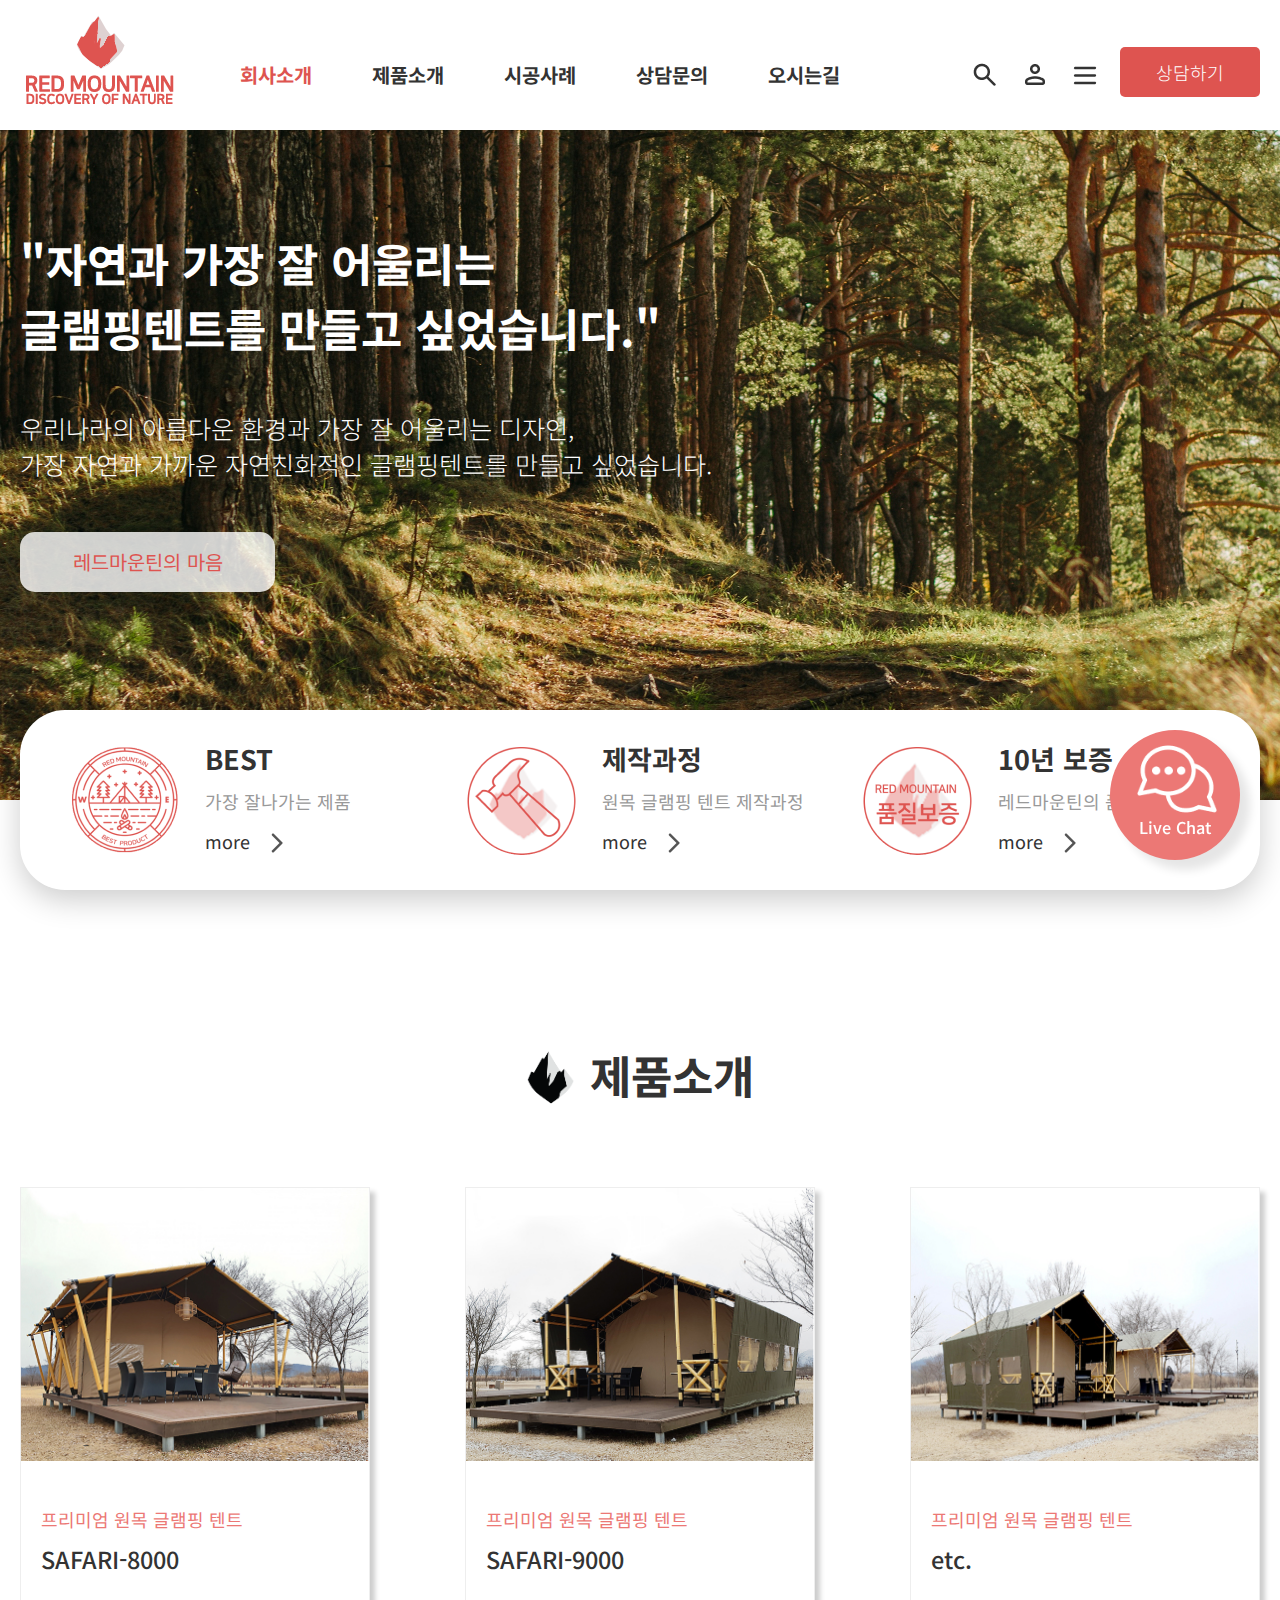
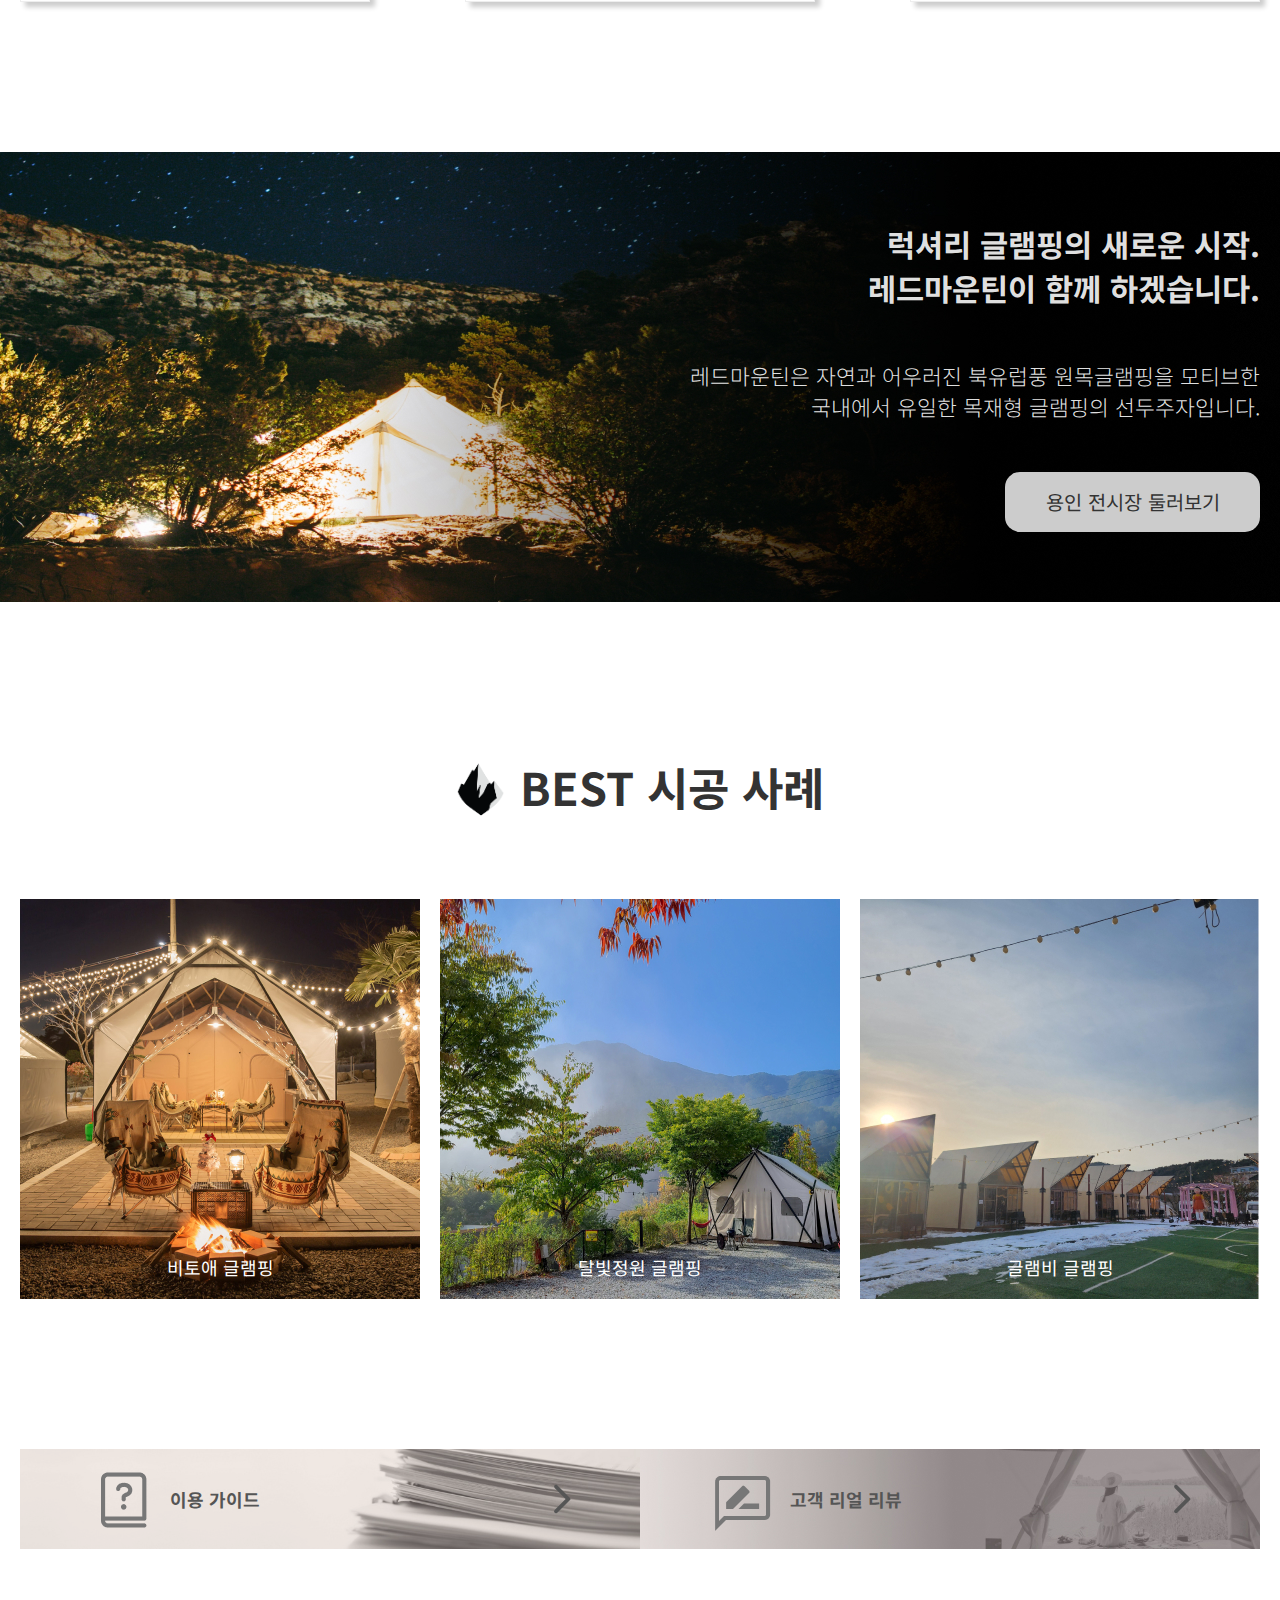
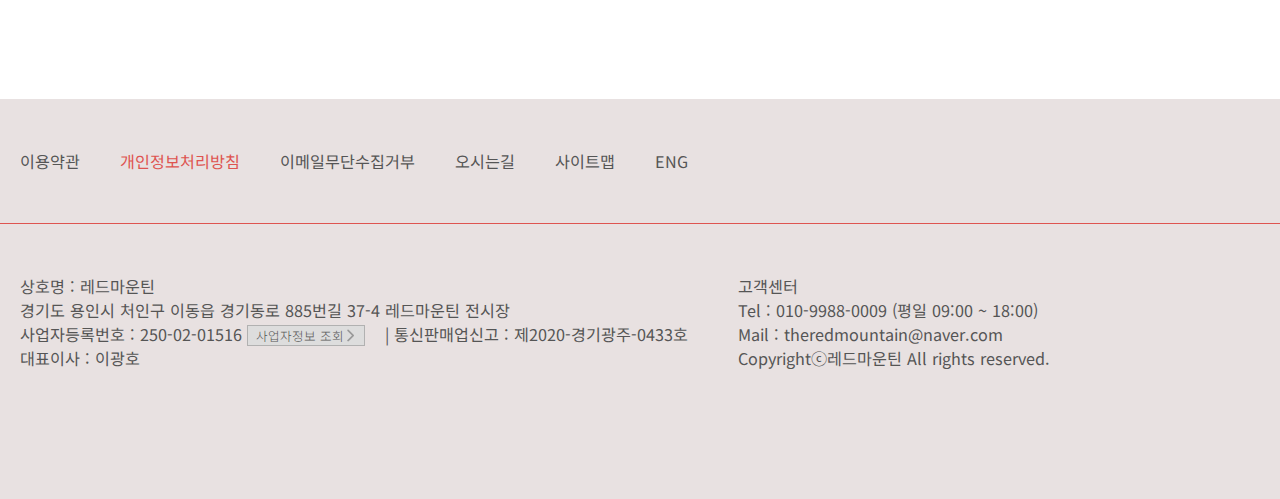
<file: index.html>
<!DOCTYPE html>
<html lang="ko">
<head>
    <meta charset="UTF-8">
    <meta http-equiv="X-UA-Compatible" content="IE=edge">
    <meta name="viewport" content="width=device-width, initial-scale=1.0">
    <link rel="stylesheet" href="css/style.css">
    <link rel="icon" href="img/favicon.ico">
    <title>RED MOUNTAIN</title>
</head>
<body>
    <div id="wrap">
        <header>
            <div class="inner">
                <h1 id="logo">
                    <a href="index.html"><img src="img/logo.png"></a>                   
                </h1>
                <nav>
                    <ul>
                        <li><a href="sub1.html">회사소개</a></li>
                        <li><a href="#">제품소개</a></li>
                        <li><a href="#">시공사례</a></li>
                        <li><a href="#">상담문의</a></li>
                        <li><a href="#">오시는길</a></li>
                    </ul>
                </nav>
                <div class="menu">
                    <a href="#"><img src="img/menu_search.png"></a>
                    <a href="#"><img src="img/menu_person.png"></a>
                    <a href="#"><img src="img/menu_hamburger.png"></a>
                    <a href="#">상담하기</a>
                </div><!--menu-->
            </div><!--inner-->
        </header><!-----------------  header  ------------------>

        <section class="section1">
            <!--백그라운드main.jpg -->
            <div class="inner">
                <h3>
                    "자연과 가장 잘 어울리는<br> 
                    글램핑텐트를 만들고 싶었습니다."
                </h3>
                <p>
                    우리나라의 아름다운 환경과 가장 잘 어울리는 디자인,<br>
                    가장 자연과 가까운 자연친화적인 글램핑텐트를 만들고 싶었습니다.
                </p>
                <a href="sub1.html">레드마운틴의 마음 </a>
            </div>
        </section><!-----------------  section1  ------------------>

        <section class="section2">
            <div class="inner">
                <ul>
                    <li>
                        <h4>BEST</h4>
                        <p>가장 잘나가는 제품</p>
                        <a href="#">more</a>
                    </li>
                    <li>
                        <h4>제작과정</h4>
                        <p>원목 글램핑 텐트 제작과정</p>
                        <a href="#">more</a>
                    </li>
                    <li>
                        <h4>10년 보증</h4>
                        <p>레드마운틴의 품질보증 원칙</p>
                        <a href="#">more</a>
                    </li>
                </ul>
            </div>
        </section><!-----------------  section2  ------------------>

        <section class="section3">
            <div class="inner">
                <h2>제품소개</h2>
                <ul>
                    <li>
                        <a href=#>
                            <img src="img/item1.jpg">
                            <p>프리미엄 원목 글램핑 텐트</p>
                            <h5>SAFARI-8000</h5>
                            <span>SAFARI-8000</span>
                        </a>
                   </li>
                   <li>
                         <a href=#>
                            <img src="img/item2.jpg">
                            <p>프리미엄 원목 글램핑 텐트</p>
                            <h5>SAFARI-9000</h5>
                            <span>SAFARI-9000</span>
                        </a>
                    </li>
                    <li>
                        <a href=#>
                           <img src="img/item3.jpg">
                           <p>프리미엄 원목 글램핑 텐트</p>
                           <h5>etc.</h5>
                           <span>etc.</span>
                       </a>
                   </li>               
                </ul>
            </div>
        </section><!-----------------  section3  ------------------>

        <section class="section4">
            <!---백그라운드 banner.jpg--->
            <div class="inner">
                <div class="banner">
                    <h3>
                        럭셔리 글램핑의 새로운 시작.<br>
                        레드마운틴이 함께 하겠습니다.
                    </h3>
                    <p>
                        레드마운틴은 자연과 어우러진 북유럽풍 원목글램핑을 모티브한<br>
                        국내에서 유일한 목재형 글램핑의 선두주자입니다.                     
                    </p>
                    <a href="#">용인 전시장 둘러보기</a>
                </div><!--banner-->                
            </div><!--inner-->
        </section><!-----------------  section4  ------------------>

        <section class="section5">
            <div class="inner">
                <h2>BEST 시공 사례</h2>
                <ul>
                    <li>
                        <a href=#>
                            <img src="img/ex1.jpg">
                            <h5>비토애 글램핑</h5>
                            <span>비토애 글램핑<br>제작기</span>
                        </a>
                   </li>
                   <li>
                         <a href=#>
                            <img src="img/ex2.jpg">                        
                            <h5>달빛정원 글램핑</h5>
                            <span>달빛정원 글램핑<br>제작기</span>
                        </a>
                    </li>
                    <li>
                        <a href=#>
                           <img src="img/ex3.jpg">
                           <h5>글램비 글램핑</h5>
                           <span>글램비 글램핑<br>제작기</span>
                       </a>
                   </li>               
                </ul>
            </div>
        </section><!-----------------  section5  ------------------>

        <section class="section6">
            <div class="inner">
                <ul>
                    <li>
                        <a class="guide1" href="#">이용 가이드</a>
                    </li>
                    <li>
                        <a class="guide2" href="#">고객 리얼 리뷰</a>
                    </li>
                </ul>                
            </div>
        </section><!-----------------  section6  ------------------>

        <footer>
            <div class="inner">
                <div class="top">
                    <ul>
                        <li><a href="#">이용약관</a></li>
                        <li><a href="#"><span>개인정보처리방침</span></a></li>
                        <li><a href="#">이메일무단수집거부</a></li>
                        <li><a href="#">오시는길</a></li>
                        <li><a href="#">사이트맵</a></li>
                        <li><a href="#">ENG</a></li>
                    </ul>
                </div><!--top-->              
            </div><!--inner-->
            <div class="bottom">
                <div class="inner">
                    <p>
                        상호명 : 레드마운틴<br>
                        경기도 용인시 처인구 이동읍 경기동로 885번길 37-4 레드마운틴 전시장<br>
                        사업자등록번호 : 250-02-01516 
                        <a href="#">사업자정보 조회</a>
                        | 통신판매업신고 : 제2020-경기광주-0433호<br>
                        대표이사 : 이광호
                    </p>
                    <p>
                        고객센터<br>
                        Tel : 010-9988-0009 (평일 09:00 ~ 18:00) <br>
                        Mail : theredmountain@naver.com<br>
                        Copyrightⓒ레드마운틴 All rights reserved. 
                    </p>
                </div><!--inner-->
            </div><!--bottom-->
        </footer>
    </div>
    <div>
        <a href="#" class="chat">Live Chat</a>
    </div>
    
</body>
</html>
</file>
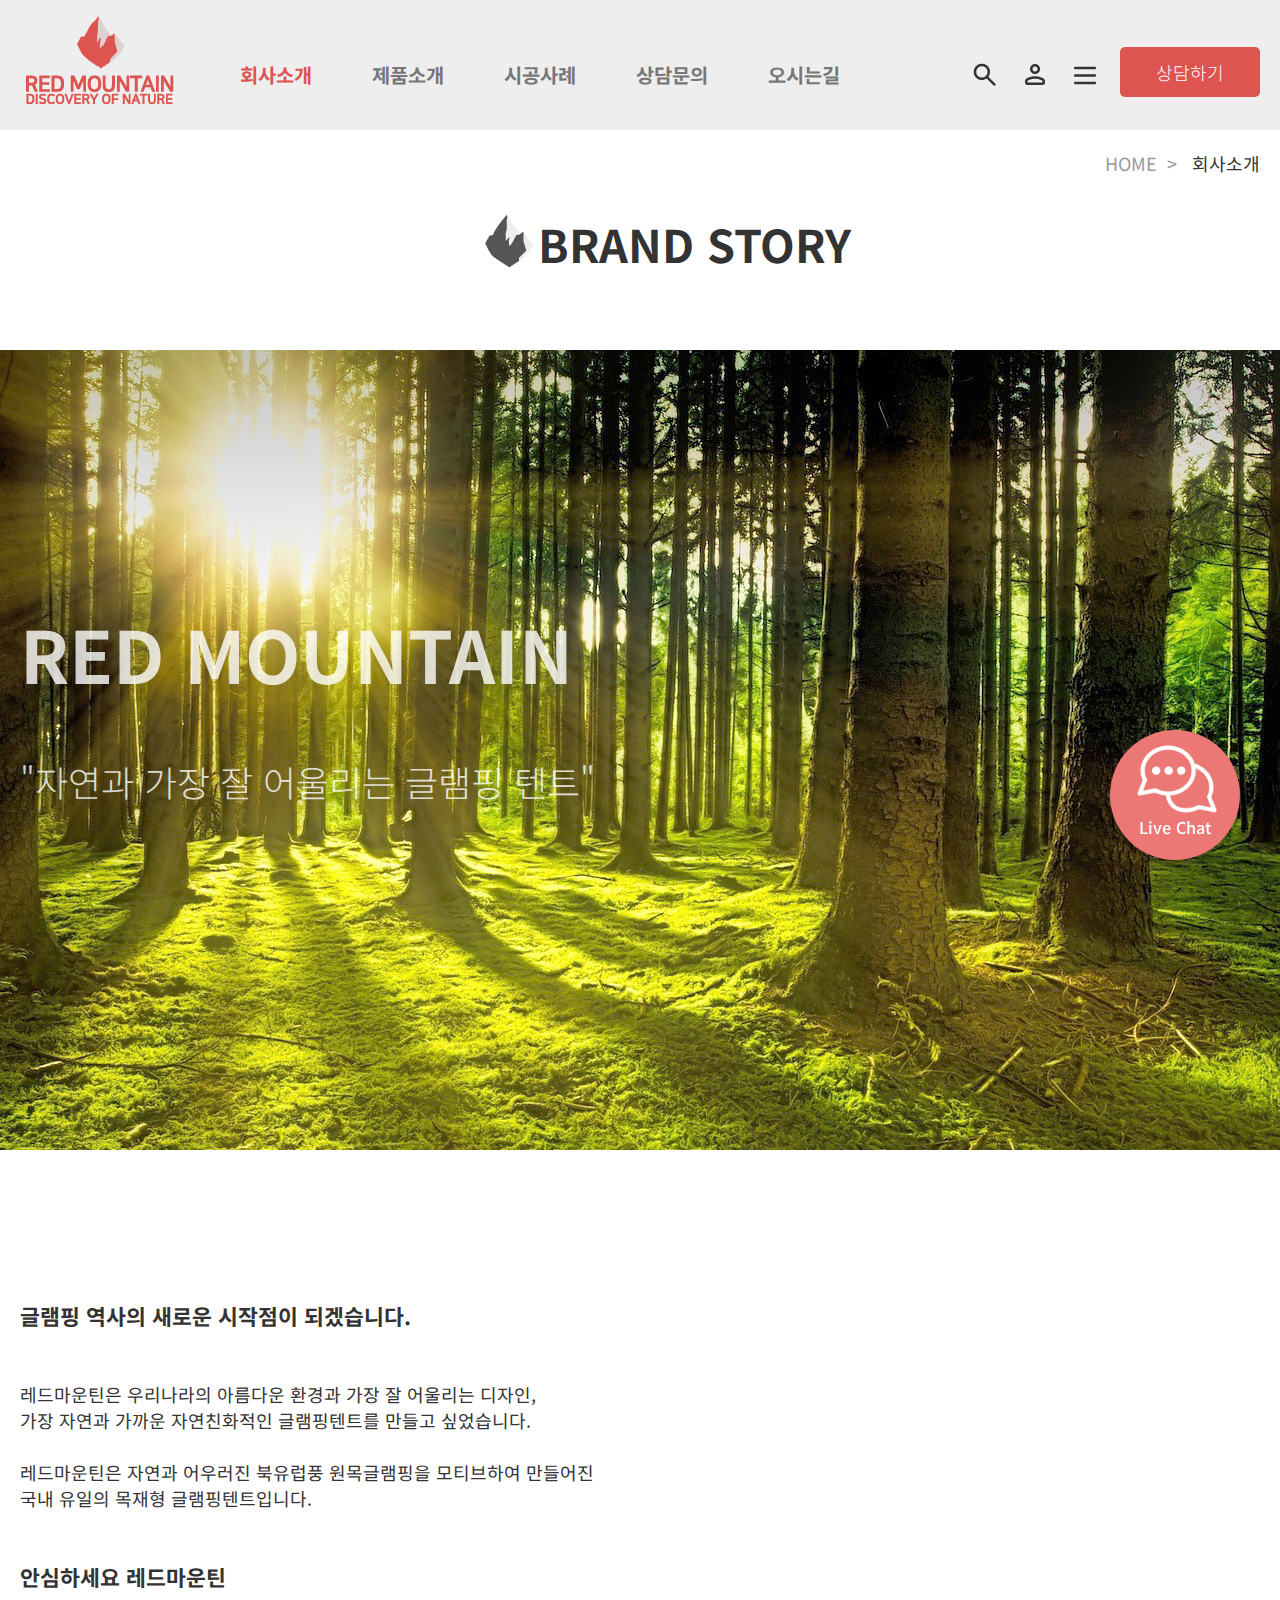
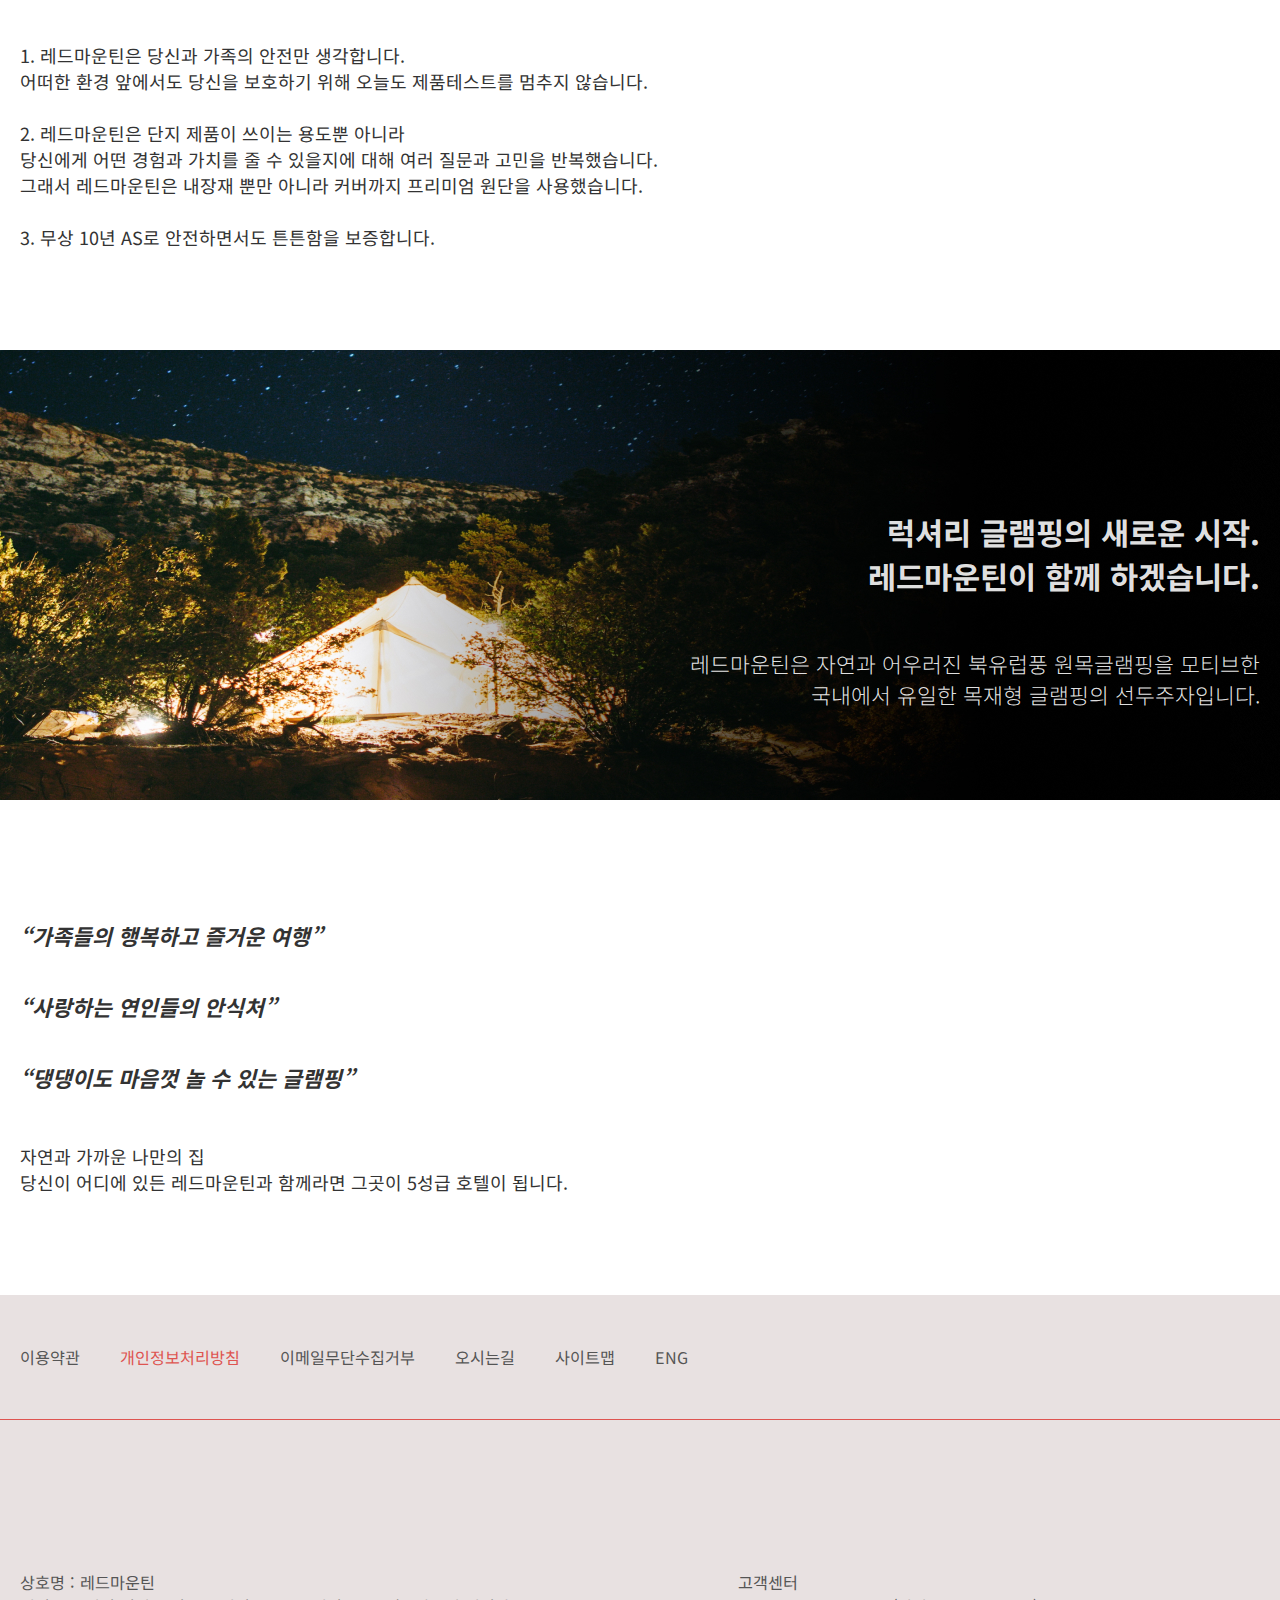
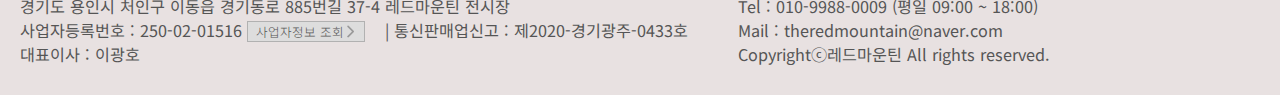
<file: sub1.html>
<!DOCTYPE html>
<html lang="ko">
<head>
    <meta charset="UTF-8">
    <meta http-equiv="X-UA-Compatible" content="IE=edge">
    <meta name="viewport" content="width=device-width, initial-scale=1.0">
    <link rel="stylesheet" href="css/layout.css">
    <link rel="icon" href="img/favicon.ico">
    <title>RED MOUNTAIN</title>
</head>
<body>
    <div id="wrap">
        <header>
            <div class="inner">
                <h1 id="logo">
                    <a href="index.html"><img src="img/logo.png"></a>                   
                </h1>
                <nav>
                    <ul>
                        <li><a href="sub1.html">회사소개</a></li>
                        <li><a href="index.html">제품소개</a></li>
                        <li><a href="index.html">시공사례</a></li>
                        <li><a href="index.html">상담문의</a></li>
                        <li><a href="index.html">오시는길</a></li>
                    </ul>
                </nav>
                <div class="menu">
                    <a href="#"><img src="img/menu_search.png"></a>
                    <a href="#"><img src="img/menu_person.png"></a>
                    <a href="#"><img src="img/menu_hamburger.png"></a>
                    <a href="#">상담하기</a>
                </div><!--menu-->
            </div><!--inner-->
        </header><!-----------------  header  ------------------>
            
        <div class="title">
            <div class="inner">    
                <!-- 목록가기 -->            
                <div class="list">
                    <a href="index.html">HOME</a>
                    <a href="sub1.html">회사소개</a>
                </div>
                 
                <h2>BRAND STORY</h2>
            </div>
        </div><!-----------------  타이틀 삽입  ------------------>

        <section class="section1">
            <!--백그라운드main.jpg -->
            <div class="inner">
                <h3>
                    RED MOUNTAIN
                </h3>
                <p>
                    "자연과 가장 잘 어울리는 글램핑 텐트"
                </p>
                
            </div>
        </section><!-----------------  section1  ------------------>

        <section class="section2">
            <div class="inner">
               <div>
                    <h3>
                        글램핑 역사의 새로운 시작점이 되겠습니다. 
                    </h3>
                    <p>
                        레드마운틴은 우리나라의 아름다운 환경과 가장 잘 어울리는 디자인,<br>
                        가장 자연과 가까운 자연친화적인 글램핑텐트를 만들고 싶었습니다.<br><br>                    
                        레드마운틴은 자연과 어우러진 북유럽풍 원목글램핑을 모티브하여 만들어진<br>
                        국내 유일의 목재형 글램핑텐트입니다.
                    </p>
               </div>
               <div>
                <h3>
                    안심하세요 레드마운틴 
                </h3>
                <p>
                    1. 레드마운틴은 당신과 가족의 안전만 생각합니다.<br>
                    어떠한 환경 앞에서도 당신을 보호하기 위해 오늘도 제품테스트를 멈추지 않습니다.<br><br>
                    2.  레드마운틴은 단지 제품이 쓰이는 용도뿐 아니라<br>
                    당신에게 어떤 경험과 가치를 줄 수 있을지에 대해 여러 질문과 고민을 반복했습니다.<br>
                    그래서 레드마운틴은 내장재 뿐만 아니라 커버까지 프리미엄 원단을 사용했습니다. <br><br>
                    3. 무상 10년 AS로 안전하면서도 튼튼함을 보증합니다.  
                 </p>
                </div>
            </div>
        </section2><!-----------------  section2  ------------------>


        <section class="section3">
            <!---백그라운드 banner.jpg--->
            <div class="inner">
                <div class="banner">
                    <h3>
                        럭셔리 글램핑의 새로운 시작.<br>
                        레드마운틴이 함께 하겠습니다.
                    </h3>
                    <p>
                        레드마운틴은 자연과 어우러진 북유럽풍 원목글램핑을 모티브한<br>
                        국내에서 유일한 목재형 글램핑의 선두주자입니다.                     
                    </p>                    
                </div><!--banner-->                
            </div><!--inner-->
        </section><!-----------------  section3  ------------------>

        <section class="section4">
            <div class="inner">
                <h3>“가족들의 행복하고 즐거운 여행”</h3>
                <h3>“사랑하는 연인들의 안식처”</h3>
                <h3>“댕댕이도 마음껏 놀 수 있는 글램핑”</h3>
                <p>
                    자연과 가까운 나만의 집<br>
                    당신이 어디에 있든 레드마운틴과 함께라면 그곳이 5성급 호텔이 됩니다.
                </p>
            </div>
        </section>

        <footer>
            <div class="inner">
                <div class="top">
                    <ul>
                        <li><a href="#">이용약관</a></li>
                        <li><a href="#"><span>개인정보처리방침</span></a></li>
                        <li><a href="#">이메일무단수집거부</a></li>
                        <li><a href="#">오시는길</a></li>
                        <li><a href="#">사이트맵</a></li>
                        <li><a href="#">ENG</a></li>
                    </ul>
                </div><!--top-->              
            </div><!--inner-->
            <div class="bottom">
                <div class="inner">
                    <p>
                        상호명 : 레드마운틴<br>
                        경기도 용인시 처인구 이동읍 경기동로 885번길 37-4 레드마운틴 전시장<br>
                        사업자등록번호 : 250-02-01516 
                        <a href="#">사업자정보 조회</a>
                        | 통신판매업신고 : 제2020-경기광주-0433호<br>
                        대표이사 : 이광호
                    </p>
                    <p>
                        고객센터<br>
                        Tel : 010-9988-0009 (평일 09:00 ~ 18:00) <br>
                        Mail : theredmountain@naver.com<br>
                        Copyrightⓒ레드마운틴 All rights reserved. 
                    </p>
                </div><!--inner-->
            </div><!--bottom-->
        </footer>
    </div>
    <div>
        <a href="#" class="chat">Live Chat</a>
    </div>
    
</body>
</html>
</file>
<file: css/style.css>
@import url('https://fonts.googleapis.com/css2?family=Noto+Sans+KR:wght@100;300;400;500;700;900&display=swap');

*{
    margin:0;
    padding:0;
    box-sizing: border-box;
}
html{
    font-size:18px;
}
body{
    font-family: 'Noto Sans KR', sans-serif;
    color: #333;
}
a{
    color: inherit;
    text-decoration: none;
}
ul, ol, li{
    list-style-type: none;
}
.inner{
    width: 1240px;
    margin: 0 auto;
}
#wrap{
    width: 100%;
}

/*********************** header **********************/
header{
    width: 100%;
    height: 130px;
    background-color: #fff;
    position: fixed;
    top:0;
    padding-top: 15px;
    z-index: 999;
}
#logo{
    float: left;
}                     
header nav ul li{
    float: left;
    font-size: 1.1rem;
    font-weight: bold;
    margin-left: 60px;
    margin-top: 45px;
}
header nav ul li:first-child{
    color:#DE5450;
}
header nav ul li a:hover{
    color: #999;
}

header .menu{
    float: right;    
}
header .menu img{
    padding-top: 45px;
}
header .menu a{
    margin-left: 15px;
}
header .menu a:last-child{
    background-color: #DE5450;
    display: inline-block;
    border-radius: 5px;
    width: 140px;
    height: 50px;
    line-height: 50px;
    color:#fff;
    font-size: 1rem;
    font-weight: 300;
    text-align: center;
    position: relative;
    top:-10px;
}

/*********************** section1 **********************/
.section1{
    height: 800px;
    background-image: url(../img/main.jpg);
    background-repeat: no-repeat; 
    min-width: 1240px;
    background-position: top center; 
    color: #fff;
}
.section1 h3{
    padding-top: 230px;
    font-size: 2.5rem;
}
.section1 p{
    padding: 50px 0;
    font-size: 1.4rem;
    font-weight: 300;
}
.section1 a{
    display: block;
    font-size: 1.1rem;
    color:#DE5450;
    background-color: rgba(255, 255, 255, 0.8);
    border-radius: 15px;
    text-align: center;
    width: 255px;
    height: 60px;
    line-height: 60px;
}
/**추가 시작**/
.section1 a:hover{
    background-color: #fff;
    font-weight: bold;
    transition:0.2s;
}
/**추가 끝**/
/*********************** section2 **********************/
.section2 ul{
    width: 1240px;
    height: 180px;
    background-color:#fff;
    border-radius: 45px;
    box-shadow:  0 10px 30px rgba(0, 0, 0, 0.2);
    padding-left: 50px;
    padding-top: 35px;
    padding-bottom: 35px;
    margin-top:-90px;     
}
.section2 ul li{
    float:left;
    width: calc(100% / 3);
    height: 110px;
    padding-left: 135px;

}
.section2 ul li:first-child{
    background-image: url(../img/ellipse1.png);
    background-repeat: no-repeat;
}
.section2 ul li:nth-child(2){
    background-image: url(../img/ellipse2.png);
    background-repeat: no-repeat;
}
.section2 ul li:last-child{
    background-image: url(../img/ellipse3.png);
    background-repeat: no-repeat;
}
.section2 ul li h4{
    font-size: 1.5rem;
    padding-bottom: 20px;
    line-height: 1;
}
.section2 ul li p{
    color: #999;
    padding-bottom: 15px;
    line-height: 1;
}
.section2 ul li a::after{
    content: url(../img/arrow1.png);
    margin-left: 15px;
    position:relative;
    top: 6px;
}

/*********************** section3 **********************/
.section3{
    clear: both;
    padding: 150px 0;
}
h2{
    font-size: 2.5rem;
    text-align: center;
    margin-bottom: 80px;
}
h2::before{
    content:url(../img/logo_B.png);
    position:relative;
    top: 10px;
    margin-right: 15px;
    width: 20px;
}
.section3 ul{
    height: 415px;   
}
.section3 ul li{
    float:left;
    width: 350px;
    height: 415px;   
    margin-right:  95px;     
    border:1px solid#eee;
    box-shadow: 5px 5px 5px rgba(0, 0, 0, 0.2);
    position: relative; 
}
.section3 ul li:last-child{
    margin-right: 0;
}
.section3 ul li img{
    width:100%;
}
.section3 ul li p{
    color:#EC7875;
    font-weight: 400;
    margin-top: 40px;
    padding-left: 20px; 
}
.section3 ul li h5{
    font-size: 1.3rem;
    font-weight: 500;
    padding-left: 20px; 
    padding-top: 10px;
}
/**추가 시작**/
.section3 ul li:first-child span{
    position:absolute;
    top:190px; right: 140px;
    color: #333;
    font-size: 1.2rem;
    font-weight: bold;
    text-align: left;
    padding-top: 15px;
    padding-left: 70px;
    border-radius: 15px;
    opacity: 0;
    background-image: url(../img/logo_B.png);
    background-repeat: no-repeat;
    background-position: 15px 5px;
}
.section3 ul li:first-child:hover img{
    transform:scale(1.6,1.6);
    position:absolute;
    top:80px; right: 90px;
    filter:brightness(50%);
    transition: 0.3s;
}
.section3 ul li:first-child:hover span{
    display: block;
    width: 240px;
    height: 64px;
    background-color: #eee;
    opacity: 1;
    transition: 0.3s;
}
.section3 ul li:nth-child(2) span{
    position:absolute;
    top:190px; right: 50px;
    color: #333;
    font-size: 1.2rem;
    font-weight: bold;
    text-align: left;
    padding-top: 15px;
    padding-left: 70px;
    border-radius: 15px;
    opacity: 0;
    background-image: url(../img/logo_B.png);
    background-repeat: no-repeat;
    background-position: 15px 5px;
}
.section3 ul li:nth-child(2):hover img{
    transform:scale(1.6,1.6);
    position:absolute;
    top:80px; right: 0;
    filter:brightness(50%);
    transition: 0.3s;
    z-index: 99;
}
.section3 ul li:nth-child(2):hover span{
    display: block;
    width: 240px;
    height: 64px;
    background-color: #eee;
    opacity: 1;
    transition: 0.3s;
    z-index: 99;
}
.section3 ul li:last-child span{
    position:absolute;
    top:190px; right: -40px;
    color: #333;
    font-size: 1.2rem;
    font-weight: bold;
    text-align: left;
    padding-top: 15px;
    padding-left: 110px;
    border-radius: 15px;
    opacity: 0;
    background-image: url(../img/logo_B.png);
    background-repeat: no-repeat;
    background-position: 40px 5px;
}
.section3 ul li:last-child:hover img{
    transform:scale(1.6,1.6);
    position:absolute;
    top:80px; right: -90px;
    filter:brightness(50%);
    transition: 0.3s;
}
.section3 ul li:last-child:hover span{
    display: block;
    width: 240px;
    height: 64px;
    background-color: #eee;
    opacity: 1;
    transition: 0.5s;
}
/**추가 끝**/


/*********************** section4 **********************/
.section4{
    clear: both;
    background-image: url(../img/banner.jpg);
    background-repeat: no-repeat;
    background-position: center;
    min-width: 1240px;
    height: 450px;    
    color:rgba(255, 255, 255, 0.9);
    padding: 70px 0;
}
.section4 .banner{
    float: right;  
    text-align: right;  
}
.section4 h3{
    font-size: 1.7rem;        
}
.section4 p{    
   font-size: 1.2rem;
   font-weight: 300;
   padding:50px 0;
}
.section4 .banner a{
    float:right;
}
.section4 a{
    display: block;
    font-size: 1.1rem;
    color:#333;
    background-color: rgba(255, 255, 255, 0.8);
    border-radius: 15px;
    text-align: center;
    width: 255px;
    height: 60px;
    line-height: 60px;
}
/**추가 시작**/
.section4 a:hover{
    background-color: #fff;
    font-weight: bold;
    transition:0.2s;
}
/**추가 끝**/

/*********************** section5 **********************/
.section5{
    margin: 150px 0;
    clear: both;
}
.section5 ul{
    height: 400px;
}
.section5 ul li{
    float: left;
    width: 400px;
    margin-right: 20px;
    position: relative;
}
.section5 ul li:last-child{
    margin-right: 0;
}
.section5 ul li a{
    display: block;
}
.section5 ul li h5{
    text-align: center;
    color: #fff;
    font-size: 1rem;
    font-weight: 400;  
    margin-top: -50px;  
}
/**추가 시작**/
.section5 ul li span{
    color: #fff; 
    text-align: center;  
    font-size: 1.3rem;
    font-weight: bold;
    position: absolute;
    bottom: 130px;
    left: 130px; 
    opacity: 0;   
}
.section5 ul li:hover span{
    opacity: 1;
    transition: 0.3s;
}
.section5 ul li:hover{
    z-index: 100;
}
.section5 ul li:hover img{
    transform: scale(1.2,1.2);
    border-bottom-right-radius: 50px;
    filter: brightness(0.6);
    transition: 0.3s;    
}
/**추가 끝**/

/*********************** section6 **********************/
.section6{
    clear:both;
    padding-bottom: 150px;
}
.section6 ul{
    height: 100px;
    color:#555;
    font-weight: bold;   
}
.section6 ul li{     
    float:left;  
    width: 50%;
}
.section6 ul li:first-child{
    background-image: url(../img/guide1.jpg);
    background-repeat: no-repeat;
}
.section6 ul li:last-child{
    background-image: url(../img/guide2.jpg);
    background-repeat: no-repeat;
}
.section6 ul li a{
    display: block;
    height: 100px;
    width: 100%;
    background-image: url(../img/arrow2.png);
    background-repeat: no-repeat;
    background-position: calc(100% - 60px);
    line-height: 100px;
    padding:0 150px ;
}
.section6 .guide1::before{
    float:left;
    content:url(../img/guide_symbol1.png);
    margin-top: 18px;
    margin-left: -80px;
}
.section6 .guide2::before{
    float:left;
    content:url(../img/guide_symbol2.png);
    margin-top: 18px;
    margin-left: -80px;
}
/**추가시작**/
.section6 ul li:hover a{
    background-color: rgba(51, 51, 51,0.7);
    color: #fff;
    background-image: url(../img/arrow2-1.png);
    background-repeat: no-repeat;
    background-position: calc(100% - 60px);
    transition: 0.2s;
}
.section6 .guide1:hover::before{
    float:left;
    content:url(../img/guide_symbol1-1.png);
    margin-top: 18px;
    margin-left: -80px;
    transition: 0.2s;
}
.section6 .guide2:hover::before{
    float:left;
    content:url(../img/guide_symbol2-1.png);
    margin-top: 18px;
    margin-left: -80px;
    transition: 0.2s;
}
/**추가 끝**/



/*********************** footer **********************/
footer{
    background-color: #E8E1E1;
    height: 400px;
    font-size: 0.9rem;
    color: #555;
}
footer ul{
    clear: both;
}
footer ul li{
    float: left;
    padding:50px 0;
    margin-right: 40px;

}

footer .top span{
    color:#DE5450;
}
footer .bottom{
    clear: both;
    border-top: 1px solid#DE5450;
    padding-top: 50px;
}
footer .bottom p{
    float: left;
}
footer .bottom p a{
    display: inline-block;
    border:1px solid#b1b1b1;
    width: 118px;
    font-size: 0.7rem;
    font-weight: 300;
    background-color: #ddd;
    background-image: url(../img/arrow3.png);
    background-repeat: no-repeat;
    background-position:95px;
    margin-right: 15px;
    padding-left: 8px;
}
footer .bottom p:last-child{
    padding-left: 50px;
}


/*********************** quick-menu **********************/
.chat{
    position: fixed;
    bottom: 40px;
    right: 40px;
    background-color: #EC7875;
    background-image: url(../img/humbleicons_chats.png);
    background-size: 100px;
    background-repeat: no-repeat;
    background-position: 17px 1px;
    width: 130px;
    height: 130px;
    color:#fff;
    font-size: 0.9rem;
    font-weight: 500;
    border-radius: 80px;
    text-align: center;
    padding-top: 85px;
    box-shadow: 10px 10px 10px rgba(0, 0, 0, 0.1);
}
</file>
<file: css/layout.css>
@import url('https://fonts.googleapis.com/css2?family=Noto+Sans+KR:wght@100;300;400;500;700;900&display=swap');

*{
    margin:0;
    padding:0;
    box-sizing: border-box;
}
html{
    font-size:18px;
}
body{
    font-family: 'Noto Sans KR', sans-serif;
    color: #333;
}
a{
    color: inherit;
    text-decoration: none;
}
ul, ol, li{
    list-style-type: none;
}
.inner{
    width: 1240px;
    margin: 0 auto;
}
#wrap{
    width: 100%;
}

/*********************** header **********************/
header{
    width: 100%;
    height: 130px;
    background-color: #eee;
    position: fixed;
    top:0;
    padding-top: 15px;
    z-index: 999;
}
#logo{
    float: left;
}                     
header nav ul li{
    float: left;
    font-size: 1.1rem;
    font-weight: bold;
    margin-left: 60px;
    margin-top: 45px;
    color:#777;
}
header nav ul li:first-child{
    color:#DE5450;
}
header nav ul li a:hover{
    color: #999;
}
header .menu{
    float: right;    
}
header .menu img{
    padding-top: 45px;
}
header .menu a{
    margin-left: 15px;
}
header .menu a:last-child{
    background-color: #DE5450;
    display: inline-block;
    border-radius: 5px;
    width: 140px;
    height: 50px;
    line-height: 50px;
    color:#fff;
    font-size: 1rem;
    font-weight: 300;
    text-align: center;
    position: relative;
    top:-10px;
}

/* title */
.list{
    float: right;
    color:#999;
}
.list a:hover{
    color: #333;
}
.list a:nth-child(2){
    color:#333;
}
.list a:first-child::after{
    content: '>';
    padding-left: 10px;
    padding-right: 10px;
}
.title{
    height: 150px;
    padding-top: 150px;
    /* cursor: url(../img//favicon.cur),pointer; */
    /* 커서 바꾸는 방법 */
}
.title h2{
    font-size: 2.5rem;
    text-align: center;
    padding-left: 60px;
    padding-top: 60px;
    margin-bottom: 60px;
    color:#333;
}
.title h2::before{
    content:url(../img/logo1.png);
    position: relative;
    top: 5px;
    left:-5px;
}

/* title 끝 */

/*********************** section1 **********************/
.section1{
    height: 800px;
    background-image: url(../img/company2.jpg);
    background-repeat: no-repeat; 
    min-width: 1240px;
    background-position: top center; 
    color: #ffffff;
    margin-top: 200px;
    text-align: left;
}
.section1 h3{
    padding-top: 250px;
    font-size: 4em;
    opacity: 0.8;
}
.section1 p{
    padding: 50px 0;
    font-size: 2em;
    font-weight: 300;
    color: #ffffff;
    opacity: 0.8;
}

/*********************** section2 **********************/
.section2 .inner{
    margin:100px auto;  
}
.section2 h3{
    font-size: 1.2em;
    padding: 50px 0;
}
.section2 p{
    font-size: 1em;
}


/*********************** section3 **********************/
.section3{
    clear: both;
    background-image: url(../img/banner.jpg);
    background-repeat: no-repeat;
    background-position: center;
    min-width: 1240px;
    height: 450px;    
    color:rgba(255, 255, 255, 0.9);    
    padding-top: 10px;    
}
.section3 .banner{
    float: right;  
    text-align: right;  
}
.section3 h3{
    font-size: 1.7rem;    
}
.section3 p{    
   font-size: 1.2rem;
   font-weight: 300;
}

/*********************** section4 **********************/
.section4 .inner{
    margin:100px auto;  
}
.section4 h3{
    font-size: 1.2em;
    padding: 20px 0;
    font-style: italic;
}
.section4 p{
    font-size: 1em;
    padding-top: 30px;
}


/*********************** footer **********************/
footer{
    background-color: #E8E1E1;
    height: 400px;
    font-size: 0.9rem;
    color: #555;
}
footer ul{
    clear: both;
}
footer ul li{
    float: left;
    padding:50px 0;
    margin-right: 40px;

}

footer .top span{
    color:#DE5450;
}
footer .bottom{
    clear: both;
    border-top: 1px solid#DE5450;
    padding-top: 50px;
}
footer .bottom p{
    float: left;
}
footer .bottom p a{
    display: inline-block;
    border:1px solid#b1b1b1;
    width: 118px;
    font-size: 0.7rem;
    font-weight: 300;
    background-color: #ddd;
    background-image: url(../img/arrow3.png);
    background-repeat: no-repeat;
    background-position:95px;
    margin-right: 15px;
    padding-left: 8px;
}
footer .bottom p:last-child{
    padding-left: 50px;
}


/*********************** quick-menu **********************/
.chat{
    position: fixed;
    bottom: 40px;
    right: 40px;
    background-color: #EC7875;
    background-image: url(../img/humbleicons_chats.png);
    background-size: 100px;
    background-repeat: no-repeat;
    background-position: 17px 1px;
    width: 130px;
    height: 130px;
    color:#fff;
    font-size: 0.9rem;
    font-weight: 500;
    border-radius: 80px;
    text-align: center;
    padding-top: 85px;
    box-shadow: 10px 10px 10px rgba(0, 0, 0, 0.1);
}
</file>
